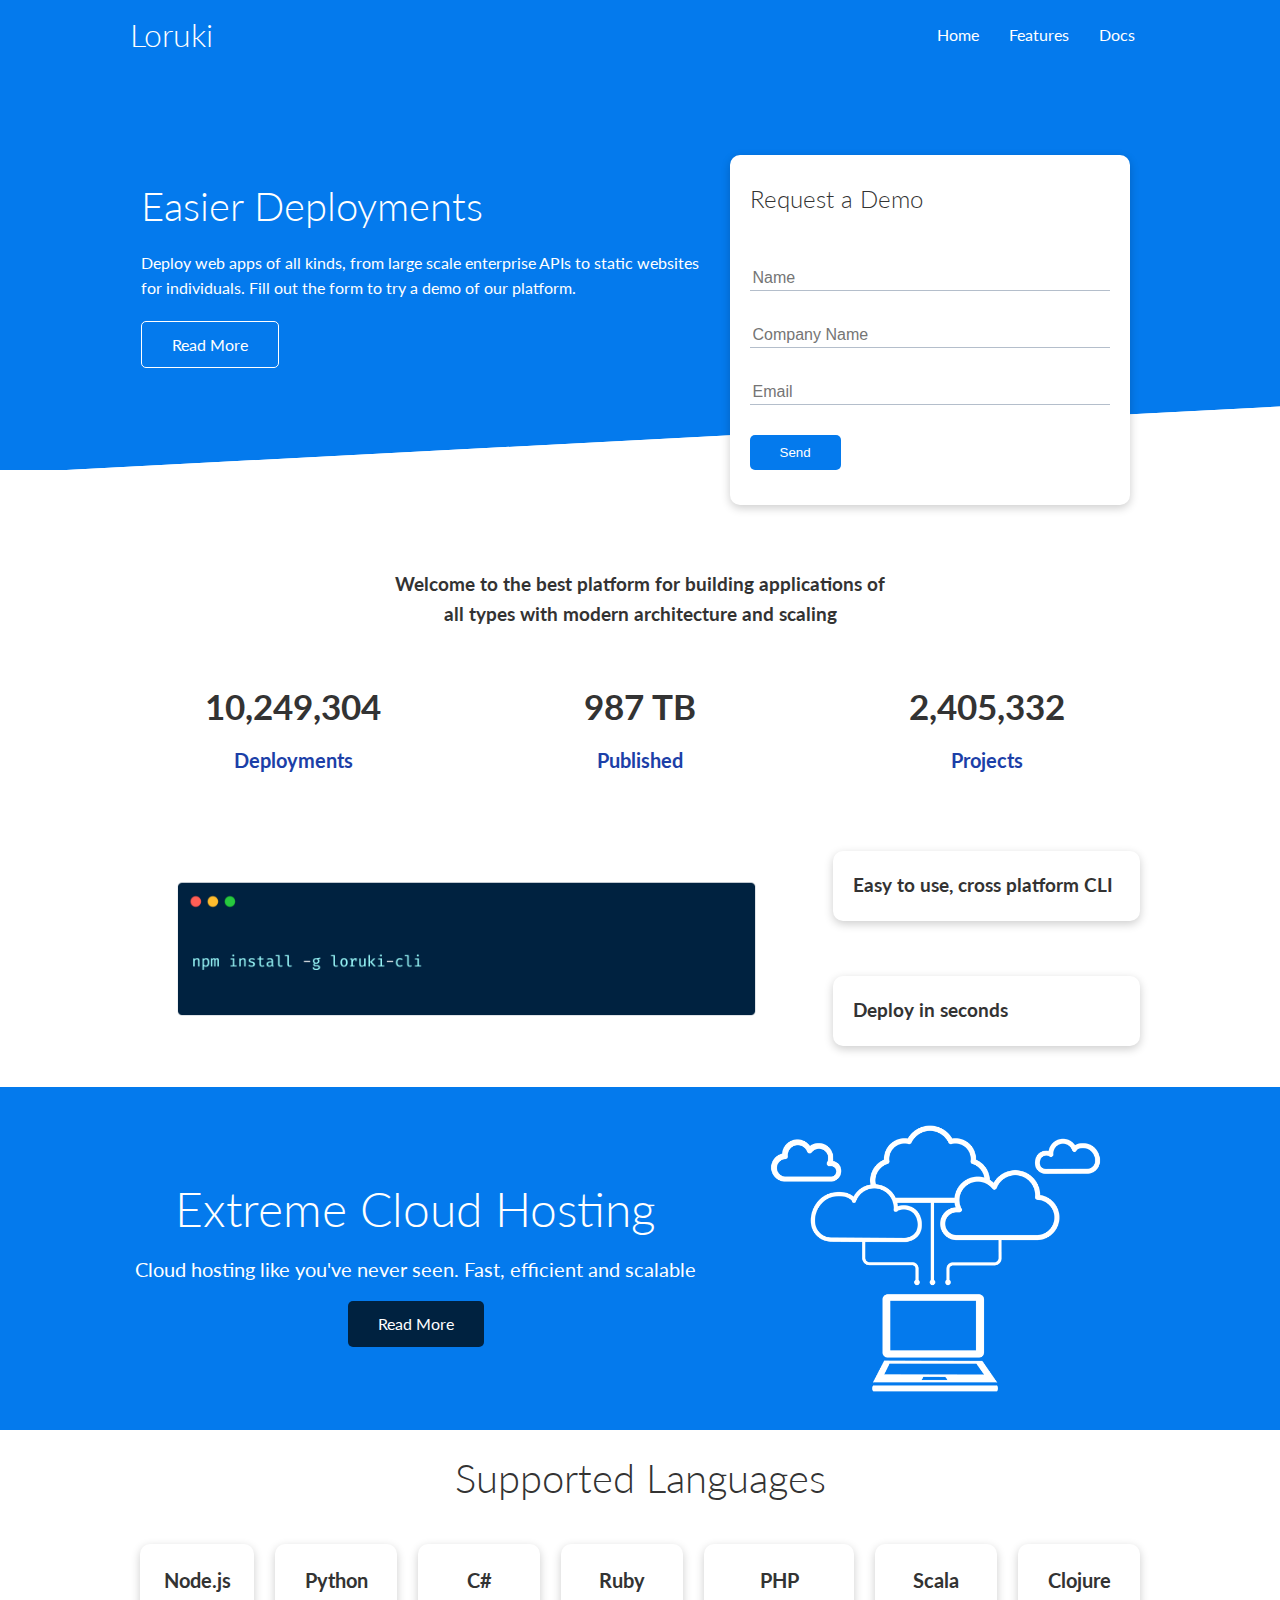
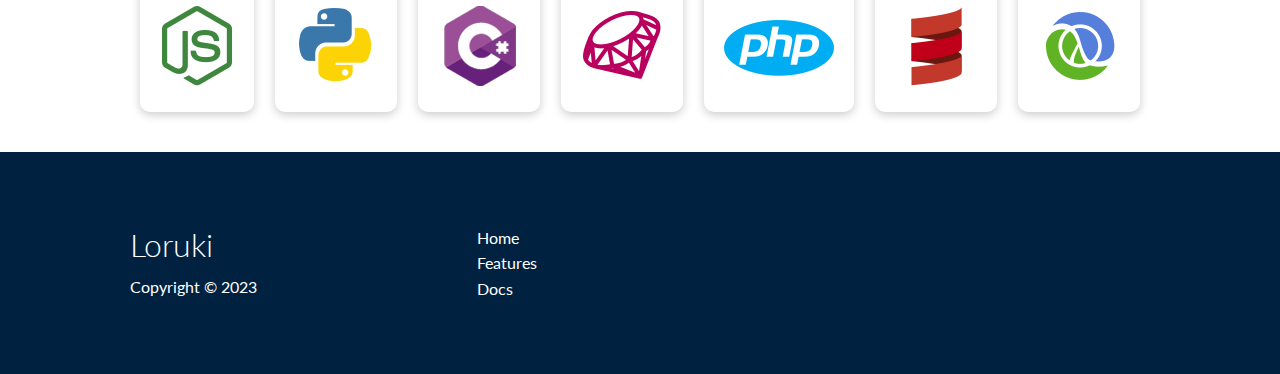
<file: index.html>
<!DOCTYPE html>
<html lang="en">

<head>
    <meta charset="UTF-8">
    <meta http-equiv="X-UA-Compatible" content="IE=edge">
    <meta name="viewport" content="width=device-width, initial-scale=1.0">
    <link rel="stylesheet" href="https://cdnjs.cloudflare.com/ajax/libs/font-awesome/6.4.0/css/all.min.css"
        integrity="sha512-iecdLmaskl7CVkqkXNQ/ZH/XLlvWZOJyj7Yy7tcenmpD1ypASozpmT/E0iPtmFIB46ZmdtAc9eNBvH0H/ZpiBw=="
        crossorigin="anonymous" referrerpolicy="no-referrer" />
    <link rel="stylesheet" href="css/style.css">
    <link rel="stylesheet" href="css/utilities.css">
    <title>Loruki | Style Hosting For Everyone</title>
</head>

<body>
    <div class="navbar">
        <div class="container flex">
            <h1 class="logo">Loruki</h1>
            <nav>
                <ul>
                    <li><a href="index.html">Home</a></li>
                    <li><a href="features.html">Features</a></li>
                    <li><a href="docs.html">Docs</a></li>
                </ul>
            </nav>
        </div>
    </div>

    <!--SHowcase-->
    <section class="showcase">
        <div class="container grid">
            <div class="showcase-text">
                <h1>Easier Deployments</h1>
                <p>Deploy web apps of all kinds, from large scale enterprise APIs to static websites for individuals.
                    Fill out the form to try a demo of our platform.</p>
                <a href="features.html" class="btn btn-outline">Read More</a>
            </div>

            <div class="showcase-form card">
                <h2>Request a Demo</h2>
                <form name="contact" method="POST" netlify-honeypot="bot-field" data-netlify="true">
                    <input type="hidden" name="form-name" value="contact">
                    <p class="hidden">
                        <label>
                            Don’t fill this out if you’re human: <input name="bot-field" />
                        </label>
                    <div class="form-control">
                        <input type="text" name="name" placeholder="Name" required>
                    </div>
                    <div class="form-control">
                        <input type="text" name="company" placeholder="Company Name" required>
                    </div>
                    <div class="form-control">
                        <input type="email" name="email" placeholder="Email" required>
                    </div>
                    <input type="submit" value="Send" class="btn btn-primary">
                </form>
            </div>
        </div>
    </section>

    <section class="stats">
        <div class="container">
            <h3 class="stats-heading text-center">
                Welcome to the best platform for building applications of all
                types with modern architecture and scaling
            </h3>

            <div class="grid grid-3 text-center my-4">
                <div>
                    <i class="fas fa-server fa-3x"></i>
                    <h3>10,249,304</h3>
                    <p class="text-secondary">Deployments</p>
                </div>
                <div><i class="fas fa-upload fa-3x"></i>
                    <h3>987 TB</h3>
                    <p class="text-secondary">Published</p>
                </div>
                <div>
                    <i class="fas fa-project-diagram fa-3x"></i>
                    <h3>2,405,332</h3>
                    <p class="text-secondary">Projects</p>
                </div>
            </div>
        </div>
    </section>

    <section class="cli">
        <div class="container grid">
            <img src="images/cli.png" alt="">
            <div class="card">
                <h3>
                    Easy to use, cross platform CLI
                </h3>
            </div>
            <div class="card">
                <h3>Deploy in seconds</h3>
            </div>
        </div>
    </section>

    <section class="cloud bg-primary my-2 py-2">
        <div class="container grid">
            <div class="text-center">
                <h2 class="lg">Extreme Cloud Hosting</h2>
                <p class="lead my-1">Cloud hosting like you've never seen. Fast, efficient and scalable</p>
                <a href="features.html" class="btn btn-dark">Read More</a>
            </div>

            <img src="images/cloud.png" alt="">
        </div>
    </section>

    <section class="languages">
        <h2 class="md text-center my-2">Supported Languages</h2>
        <div class="container flex">
            <div class="card">
                <h4>Node.js</h4>
                <img src="images/logos/node.png" alt="">
            </div>
            <div class="card">
                <h4>Python</h4>
                <img src="images/logos/python.png" alt="">
            </div>
            <div class="card">
                <h4>C#</h4>
                <img src="images/logos/csharp.png" alt="">
            </div>
            <div class="card">
                <h4>Ruby</h4>
                <img src="images/logos/ruby.png" alt="">
            </div>
            <div class="card">
                <h4>PHP</h4>
                <img src="images/logos/php.png" alt="">
            </div>
            <div class="card">
                <h4>Scala</h4>
                <img src="images/logos/scala.png" alt="">
            </div>
            <div class="card">
                <h4>Clojure</h4>
                <img src="images/logos/clojure.png" alt="">
            </div>
        </div>
    </section>

    <footer class="footer bg-dark py-5">
        <div class="container grid grid-3">
            <div>
                <h1>Loruki</h1>
                <p>Copyright &copy; 2023</p>
            </div>
            <nav>
                <ul>
                    <li><a href="index.html">Home</a></li>
                    <li><a href="features.html">Features</a></li>
                    <li><a href="docs.html">Docs</a></li>
                </ul>
            </nav>
            <div class="social">
                <a href="#"><i class="fab fa-github fa-2x"></i></a>
                <a href="#"><i class="fab fa-facebook fa-2x"></i></a>
                <a href="#"><i class="fab fa-instagram fa-2x"></i></a>
                <a href="#"><i class="fab fa-twitter fa-2x"></i></a>
            </div>
        </div>
    </footer>
</body>

</html>
</file>
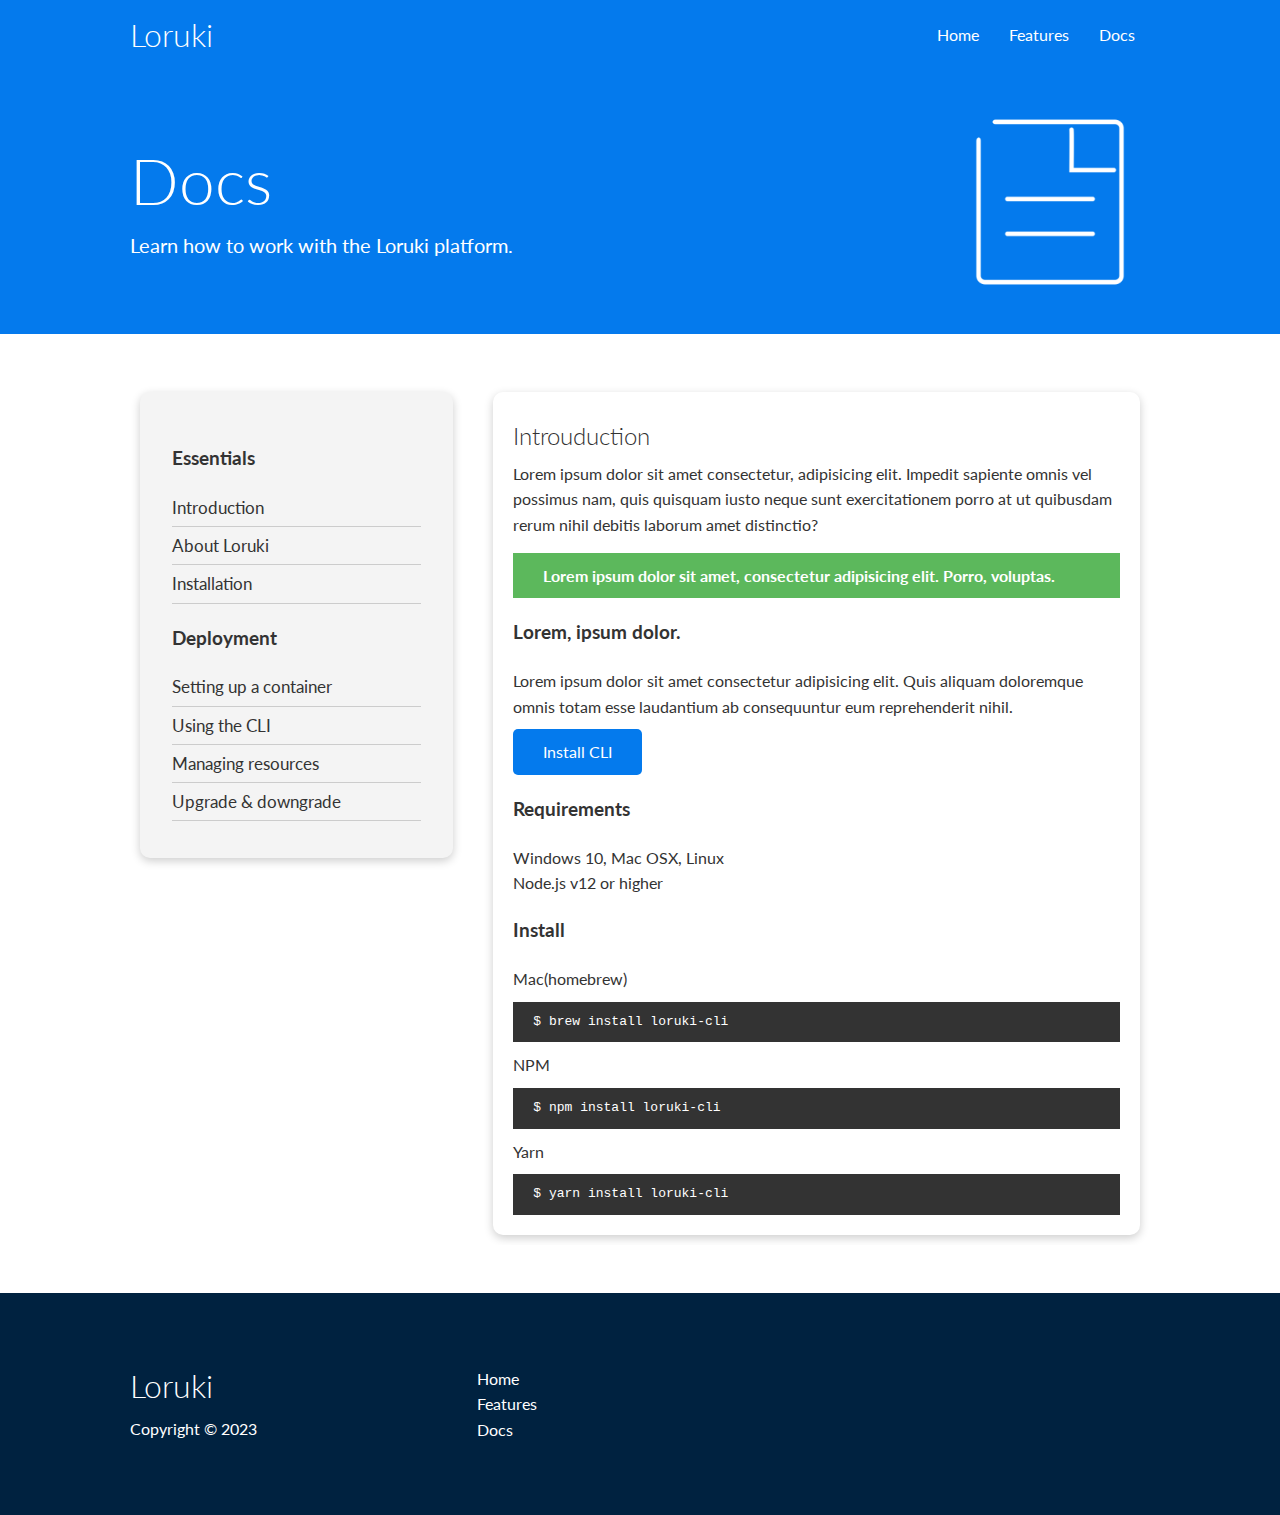
<file: docs.html>
<!DOCTYPE html>
<html lang="en">

<head>
    <meta charset="UTF-8">
    <meta http-equiv="X-UA-Compatible" content="IE=edge">
    <meta name="viewport" content="width=device-width, initial-scale=1.0">
    <link rel="stylesheet" href="https://cdnjs.cloudflare.com/ajax/libs/font-awesome/6.4.0/css/all.min.css"
        integrity="sha512-iecdLmaskl7CVkqkXNQ/ZH/XLlvWZOJyj7Yy7tcenmpD1ypASozpmT/E0iPtmFIB46ZmdtAc9eNBvH0H/ZpiBw=="
        crossorigin="anonymous" referrerpolicy="no-referrer" />
    <link rel="stylesheet" href="css/style.css">
    <link rel="stylesheet" href="css/utilities.css">
    <title>Loruki | Style Hosting For Everyone</title>
</head>

<body>
    <div class="navbar">
        <div class="container flex">
            <h1 class="logo">Loruki</h1>
            <nav>
                <ul>
                    <li><a href="index.html">Home</a></li>
                    <li><a href="features.html">Features</a></li>
                    <li><a href="docs.html">Docs</a></li>
                </ul>
            </nav>
        </div>
    </div>

    <section class="docs-head bg-primary py-3">
        <div class="container grid">
            <div>
                <h1 class="xl">Docs</h1>
                <p class="lead">
                    Learn how to work with the Loruki platform.
                </p>
            </div>
            <img src="images/docs.png" alt="">
        </div>
    </section>

    <section class="docs-main my-4">
        <div class="container grid">
            <div class="card bg-light p-3">
                <h3 class="my-2">Essentials</h3>
                <nav>
                    <ul>
                        <li class="text-primary"><a href="#">Introduction</a></li>
                        <li><a href="#">About Loruki</a></li>
                        <li><a href="#">Installation</a></li>
                    </ul>

                </nav>
                <h3 class="my-2">Deployment</h3>
                <nav>
                    <ul>
                        <li><a href="#">Setting up a container</a></li>
                        <li><a href="#">Using the CLI</a></li>
                        <li><a href="#">Managing resources</a></li>
                        <li><a href="#">Upgrade & downgrade</a></li>
                    </ul>
                </nav>
            </div>
            <div class="card">
                <h2>Introuduction</h2>
                <p>Lorem ipsum dolor sit amet consectetur, adipisicing elit. Impedit sapiente omnis vel possimus nam,
                    quis quisquam iusto neque sunt exercitationem porro at ut quibusdam rerum nihil debitis
                    laborum amet distinctio?
                </p>
                <div class="alert alert-success">
                    <i class="fas fa-info"></i> Lorem ipsum dolor sit amet, consectetur adipisicing elit. Porro,
                    voluptas.
                </div>
                <h3>Lorem, ipsum dolor.</h3>

                <p>Lorem ipsum dolor sit amet consectetur adipisicing elit.
                    Quis aliquam doloremque omnis totam esse laudantium ab
                    consequuntur eum reprehenderit nihil.
                </p>

                <a href="#" class="btn btn-primary">Install CLI</a>

                <h3>Requirements</h3>
                <ul>
                    <li>Windows 10, Mac OSX, Linux </li>
                    <li>Node.js v12 or higher</li>
                </ul>

                <h3>Install</h3>
                <p>Mac(homebrew)</p>
                <pre><code>$ brew install loruki-cli</code></pre>
                <p>NPM</p>
                <pre><code>$ npm install loruki-cli</code></pre>
                <p>Yarn</p>
                <pre><code>$ yarn install loruki-cli</code></pre>
            </div>

        </div>
    </section>


    <footer class="footer bg-dark py-5">
        <div class="container grid grid-3">
            <div>
                <h1>Loruki</h1>
                <p>Copyright &copy; 2023</p>
            </div>
            <nav>
                <ul>
                    <li><a href="index.html">Home</a></li>
                    <li><a href="features.html">Features</a></li>
                    <li><a href="docs.html">Docs</a></li>
                </ul>
            </nav>
            <div class="social">
                <a href="#"><i class="fab fa-github fa-2x"></i></a>
                <a href="#"><i class="fab fa-facebook fa-2x"></i></a>
                <a href="#"><i class="fab fa-instagram fa-2x"></i></a>
                <a href="#"><i class="fab fa-twitter fa-2x"></i></a>
            </div>
        </div>
    </footer>
</body>

</html>
</file>
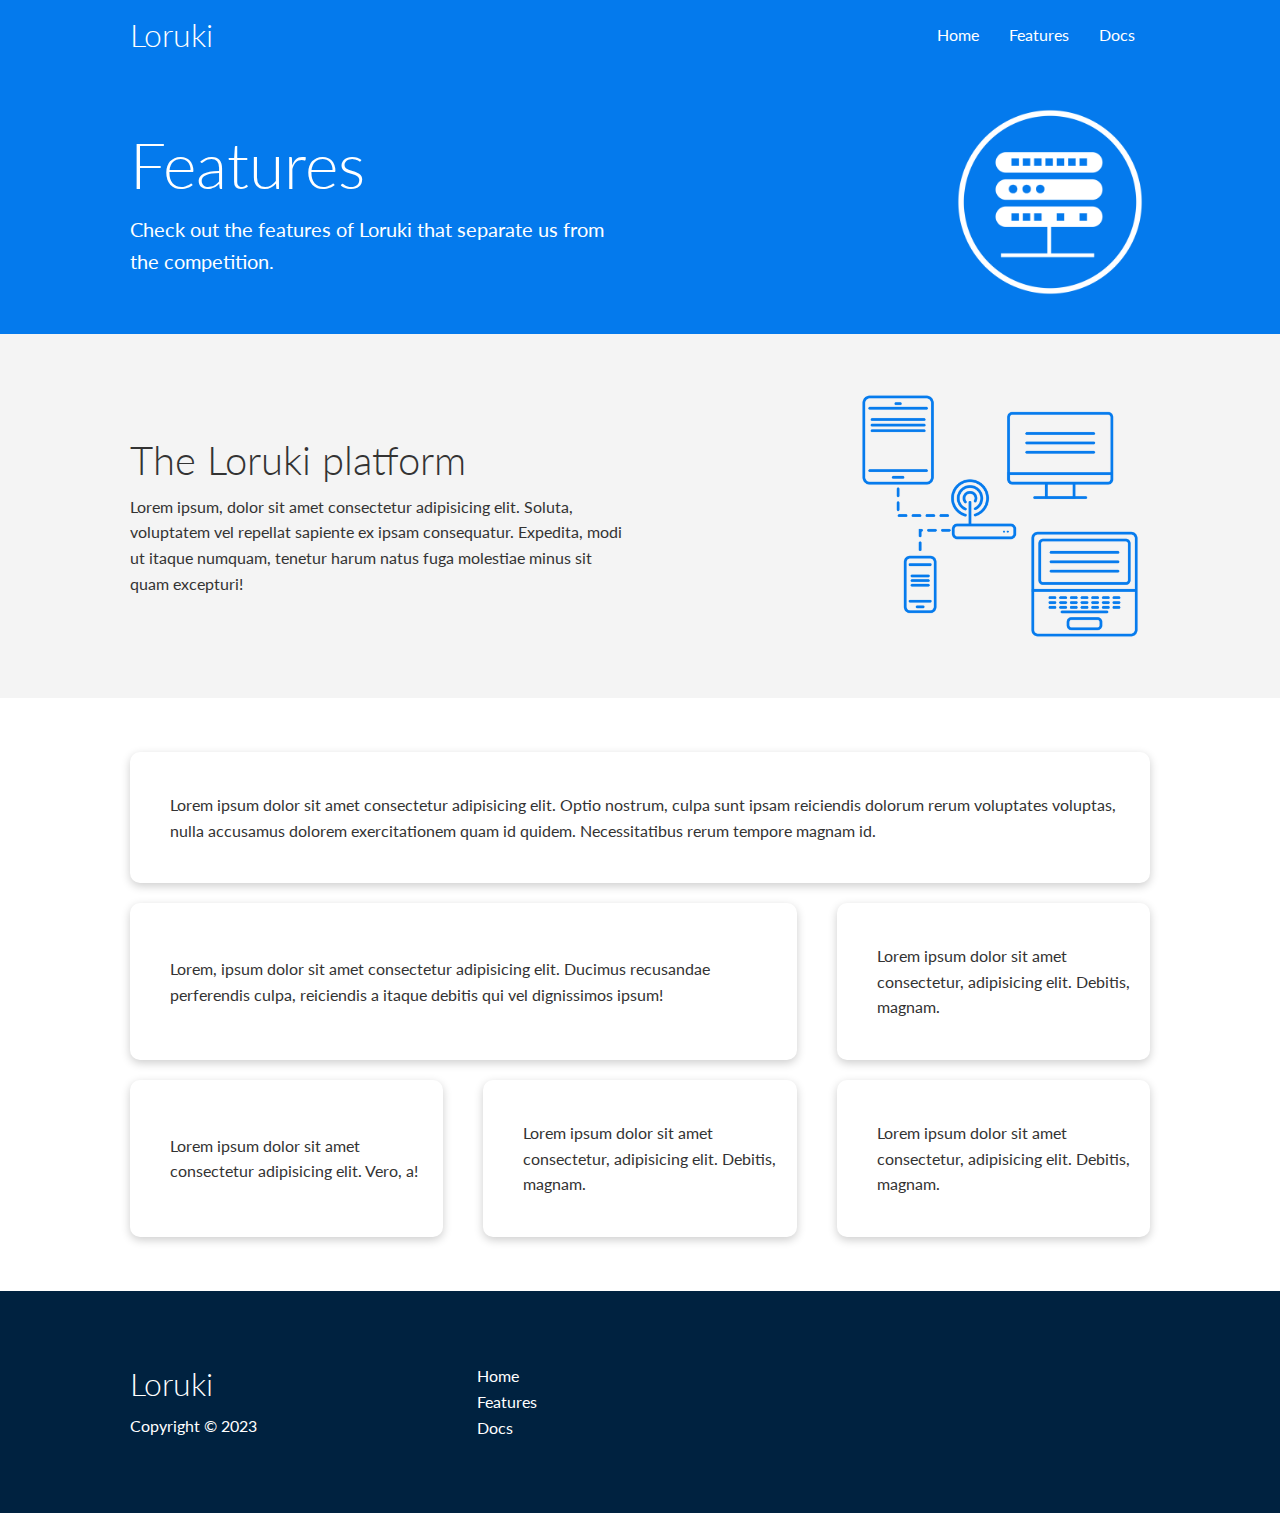
<file: features.html>
<!DOCTYPE html>
<html lang="en">

<head>
    <meta charset="UTF-8">
    <meta http-equiv="X-UA-Compatible" content="IE=edge">
    <meta name="viewport" content="width=device-width, initial-scale=1.0">
    <link rel="stylesheet" href="https://cdnjs.cloudflare.com/ajax/libs/font-awesome/6.4.0/css/all.min.css"
        integrity="sha512-iecdLmaskl7CVkqkXNQ/ZH/XLlvWZOJyj7Yy7tcenmpD1ypASozpmT/E0iPtmFIB46ZmdtAc9eNBvH0H/ZpiBw=="
        crossorigin="anonymous" referrerpolicy="no-referrer" />
    <link rel="stylesheet" href="css/style.css">
    <link rel="stylesheet" href="css/utilities.css">
    <title>Loruki | Style Hosting For Everyone</title>
</head>

<body>
    <div class="navbar">
        <div class="container flex">
            <h1 class="logo">Loruki</h1>
            <nav>
                <ul>
                    <li><a href="index.html">Home</a></li>
                    <li><a href="features.html">Features</a></li>
                    <li><a href="docs.html">Docs</a></li>
                </ul>
            </nav>
        </div>
    </div>

    <section class="features-head bg-primary py-3">
        <div class="container grid">
            <div>
                <h1 class="xl">Features</h1>
                <p class="lead">Check out the features of Loruki
                    that separate us from the competition.
                </p>
            </div>
            <img src="images/server.png" alt="">
        </div>
    </section>

    <section class="features-sub-head bg-light py-3">
        <div class="container grid">
            <div>
                <h1 class="md">The Loruki platform</h1>
                <p>Lorem ipsum, dolor sit amet consectetur adipisicing elit.
                    Soluta, voluptatem vel repellat sapiente ex ipsam consequatur.
                    Expedita, modi ut itaque numquam, tenetur harum natus fuga molestiae minus sit quam excepturi!
                </p>
            </div>
            <img src="images/server2.png" alt="">
        </div>
    </section>

    <section class="features-main my-2">
        <div class="container grid grid-3">
            <div class="card flex">
                <i class="fas fa-server fa-3x"></i>
                <p>Lorem ipsum dolor sit amet consectetur adipisicing elit.
                    Optio nostrum, culpa sunt ipsam reiciendis dolorum rerum voluptates voluptas,
                    nulla accusamus dolorem exercitationem quam id quidem. Necessitatibus rerum tempore magnam id.
                </p>
            </div>
            <div class="card flex">
                <i class="fas fa-network-wired fa-3x"></i>
                <p>
                    Lorem, ipsum dolor sit amet consectetur adipisicing elit. Ducimus
                    recusandae perferendis culpa, reiciendis a itaque debitis qui vel
                    dignissimos ipsum!
                </p>
            </div>
            <div class="card flex">
                <i class="fas fa-laptop-code fa-3x"></i>
                <p>
                    Lorem ipsum dolor sit amet consectetur, adipisicing elit. Debitis,
                    magnam.
                </p>
            </div>
            <div class="card flex">
                <i class="fas fa-database fa-3x"></i>
                <p>
                    Lorem ipsum dolor sit amet consectetur adipisicing elit. Vero, a!
                </p>
            </div>
            <div class="card flex">
                <i class="fas fa-power-off fa-3x"></i>
                <p>
                    Lorem ipsum dolor sit amet consectetur, adipisicing elit. Debitis,
                    magnam.
                </p>
            </div>
            <div class="card flex">
                <i class="fas fa-upload fa-3x"></i>
                <p>
                    Lorem ipsum dolor sit amet consectetur, adipisicing elit. Debitis,
                    magnam.
                </p>
            </div>
        </div>
        </div>
    </section>

    <footer class="footer bg-dark py-5">
        <div class="container grid grid-3">
            <div>
                <h1>Loruki</h1>
                <p>Copyright &copy; 2023</p>
            </div>
            <nav>
                <ul>
                    <li><a href="index.html">Home</a></li>
                    <li><a href="features.html">Features</a></li>
                    <li><a href="docs.html">Docs</a></li>
                </ul>
            </nav>
            <div class="social">
                <a href="#"><i class="fab fa-github fa-2x"></i></a>
                <a href="#"><i class="fab fa-facebook fa-2x"></i></a>
                <a href="#"><i class="fab fa-instagram fa-2x"></i></a>
                <a href="#"><i class="fab fa-twitter fa-2x"></i></a>
            </div>
        </div>
    </footer>
</body>

</html>
</file>
<file: css/style.css>
@import url('https://fonts.googleapis.com/css2?family=Lato:wght@300&family=Playfair+Display&display=swap');

:root {
    --primary-color: #047aed;
    --secondary-color: #1c3fa8;
    --dark-color: #002240;
    --light-color: #f4f4f4;
    --success-color: #5cb85c;
    --error-color: #d9534f;

}

* {
    box-sizing: border-box;
    padding: 0;
    margin: 0;  
}

body {
    font-family: 'lato', sans-serif;
    color: #333;
    line-height: 1.6;
}

ul {
    list-style-type: none;
}

a {
    text-decoration: none;
    color: #333;
}

h1, h2 {
    font-weight: 300;
    line-height: 1.2;
    margin: 10px 0;

}

p {
    margin: 10px 0;
}

img {
    width: 100%;
}

code, pre {
    background: #333;
    color: white;
    padding: 10px;
}

.hidden {
    visibility: hidden;
    height: 0;  
}

.navbar {
    background-color: var(--primary-color);
    color: white;
    height: 70px;
}

.navbar .flex {
    justify-content: space-between;
}

.navbar ul {
    display: flex;
}

.navbar a {
    color: white;
    padding: 10px;
    margin: 0 5px;
}

.navbar a:hover {
    border-bottom: 2px white solid;
}

.showcase {
    height: 400px;
    background-color: var(--primary-color);
    color: white;
    position: relative;
}

.showcase .grid {
    grid-template-columns: 55% 40%;
    gap: 30px;
    overflow: visible;
}

.showcase h1 {
    font-size: 40px;
}

.showcase p {
    margin: 20px 0;
}

.showcase-text {
    animation: slideInFromLeft .6s ease-in;
}

.showcase-form {
    position: relative;
    top: 60px;
    height: 350px;
    width: 400px;
    padding: 40px;
    z-index: 100;
    justify-self: flex-end;
    animation: slideInFromRight .6s ease-in;
}

.showcase-form .form-control {
    margin: 30px 0;
}

.showcase-form input[type='text'],
.showcase-form input[type='email'] {
    border: 0;
    border-bottom: 1px solid #b4becb;
    width: 100%;
    padding: 3px;
    font-size: 16px;
}

.showcase-form input:focus {
    outline: none;
}

.showcase::before, .showcase::after {
    content: '';
    position: absolute;
    height: 100px;
    bottom: -70px;
    right: 0;
    left: 0;
    transform: skewY(-3deg);
    -webkit-transform: skewY(-3deg);
    -moz-transform: skewY(-3deg);
    -ms-transform: skewY(-3deg);
    background: white;
}

.stats {
    padding-top: 100px;
    animation: slideInFromBottom .6s ease-in;
}


.stats-heading {
    max-width: 500px;
    margin: auto;
}

.stats .grid h3 {
    font-size: 35px;
}

.stats .grid p {
    font-size: 20px;
    font-weight: bold;
}

/*CLI */

.cli .grid {
    grid-template-columns: repeat(3, 1fr);
    grid-template-rows: repeat(2, 1fr);
    
}

.cli .grid > *:first-child {
    grid-column: 1 / span 2;
    grid-row: 1 / span 2;
}

/* cloud */

.cloud .grid {
    grid-template-columns: 4fr 3fr;
}

/* languages */

.languages .flex {
    flex-wrap: wrap;
}

.languages .card {
    text-align: center;
    margin: 18px 10px 40px;
    transition: transform .2s ease-in;
}

.languages .card h4 {
    font-size: 20px;
    margin-bottom: 10px;
}

.languages .card h2 {
    font-weight: bold;
}

.languages .card:hover {
    transform: translateY(-15px);
}

/*features */

.features-head img, .docs-head img {
    width: 200px;
    justify-self: flex-end;
}

.features-sub-head img {
    width: 300px;
    justify-self: flex-end;
}

.features-main .card > i{
    margin-right: 20px;
}

.features-main .grid {
    padding: 30px;
}

.features-main .grid > *:first-child {
    grid-column: 1 / span 3;
}

.features-main .grid > *:nth-child(2) {
    grid-column: 1 / span 2;
}
/*footer */

.footer .social a {
    margin: 0 10px;
}

/* Docs */

.docs-main h3 {
    margin: 20px 0;
}

.docs-main .grid {
    grid-template-columns: 1fr 2fr;
    align-items: flex-start;
}

.docs-main nav li {
    font-size: 17px;
    padding-bottom: 5px;
    margin-bottom: 5px;
    border-bottom: 1px #ccc solid;
}

.docs-main a:hover {
    font-weight: bold;
}

/* Animations */

@keyframes slideInFromLeft {
    0% {
        transform: translateX(-100%);
    }

    100% {
        transform: translateX(0);
    }
}

@keyframes slideInFromRight {
    0% {
        transform: translateX(100%);
    }

    100% {
        transform: translateX(0);
    }
}

@keyframes slideInFromTop {
    0% {
        transform: translateY(-100%);
    }

    100% {
        transform: translateX(0);
    }
}

@keyframes slideInFromBottom {
    0% {
        transform: translateY(100%);
    }

    100% {
        transform: translateX(0);
    }
}

/* Tablets and under */

@media(max-width: 768px) {
    .grid,
     .showcase .grid,
    .stats .grid,
    .cli .grid,
    .cloud .grid,
    .features-head .grid,
    .docs-head .grid,
    .features-main .grid,
    .docs-main .grid,
    .features-sub-head .grid {
         grid-template-columns: 1fr;
         grid-template-rows: 1fr; 
    }

    .showcase {
        height: auto;
    }

    .showcase-text {
        text-align: center;
        margin-top: 40px;
    }

    .showcase-form {
        justify-self: center;
        margin: auto;
    }

    .cli .grid > *:first-child {
        grid-column: 1;
        grid-row: 1;
    }

    .features-head,
    .features-sub-head,
    .docs-head {
        text-align: center;
    }

    .features-head img,
    .features-sub-head img,
    .docs-head img {
        justify-self: center;
    }

    .features-main .grid > *:first-child,
    .features-main .grid > *:nth-child(2) {
        grid-column: 1;
    }
 }

/* Mobile */

@media(max-width: 500px) {
    .navbar {
        height: 110px;
    }

    .navbar .flex {
        flex-direction: column;
    }

    .navbar ul {
        padding: 10px;
        background-color: rgba(0,0,0,0.1);
    }
}
</file>
<file: css/utilities.css>
.container {
    max-width: 1100px;
    margin: 0 auto;
    overflow: auto;
    padding: 0 40px;
}

.flex {
    display: flex;
    justify-content: space-between;
    align-items: center;
    height: 100%;
}

.grid {
    display: grid;
    grid-template-columns: 1fr 1fr;
    gap: 20px;
    justify-content: center;
    align-items: center;
    height: 100%;
}

.grid-3 {
    grid-template-columns: repeat(3, 1fr);
}

.card {
    background-color: white;
    color: #333;
    border-radius: 10px;
    box-shadow: 0 3px 10px rgba(0,0,0,0.2);
    padding: 20px;
    margin: 10px;
}

.btn {
    display: inline-block;
    padding: 10px 30px;
    cursor: pointer;
    background: var(--primary-color);
    color: white;
    border: none;
    border-radius: 5px;
}

.btn-outline {
    background-color: transparent;
    border: 1px white solid;
}

.btn:hover {
    transform: scale(.98);
}

/*backgrounds and colored buttons */

.bg-primary, .btn-primary {
    background-color: var(--primary-color);
    color: white;
}

.bg-secondary, .btn-secondary {
    background-color: var(--secondary-color);
    color: white;
}

.bg-dark, .btn-dark {
    background-color: var(--dark-color);
    color: white;
}


.bg-light, .btn-light {
    background-color: var(--light-color);
    color: #333;
}

.bg-primary a,
 .btn-primary a,
.bg-secondary a,
 .btn-secondary a,
.bg-dark a,
 .btn-dark a {
    color: white;
}

/* Text colors */

.text-primary {
    color: var(--primary-color);
}

.text-secondary {
    color: var(--secondary-color);
}

.text-dark {
    color: var(--dark-color);
}


.text-light {
    color: var(--light-color);
}

/* Text sizes */

.lead {
    font-size: 20px;
}

.sm {
    font-size: 1rem;
}

.md {
    font-size: 2.5rem;
}

.lg {
    font-size: 3rem;
}

.xl {
    font-size: 4rem;
}

.text-center {
    text-align: center;
}

/* Alert */

.alert {
    background-color: var(--light-color);
    padding: 10px 20px;
    font-weight: bold;
    margin: 15px 0;
}

.alert i {
    margin-right: 10px;
}

.alert-success {
    background-color: var(--success-color);
    color: #fff;
}

.alert-error {
    background-color: var(--error-color);
    color: #fff;
}

/* margin */

.my-1 {
    margin: 1rem 0;
}

.my-2 {
    margin: 1.5rem 0;
}

.my-3 {
    margin: 2rem 0;
}

.my-4 {
    margin: 3rem 0;
}

.my-5 {
    margin: 4rem 0;
}

.m-1 {
    margin: 1rem;
}

.m-2 {
    margin: 1.5rem;
}

.m-3 {
    margin: 2rem;
}

.m-4 {
    margin: 3rem;
}

.m-5 {
    margin: 4rem;
}

/* PAdding */

.py-1 {
    padding: 1rem 0;
}

.py-2 {
    padding: 1.5rem 0;
}

.py-3 {
    padding: 2rem 0;
}

.py-4 {
    padding: 3rem 0;
}

.py-5 {
    padding: 4rem 0;
}

.p-1 {
    padding: 1rem;
}

.p-2 {
    padding: 1.5rem;
}

.p-3 {
    padding: 2rem;
}

.p-4 {
    padding: 3rem;
}

.p-5 {
    padding: 4rem;
}
</file>
